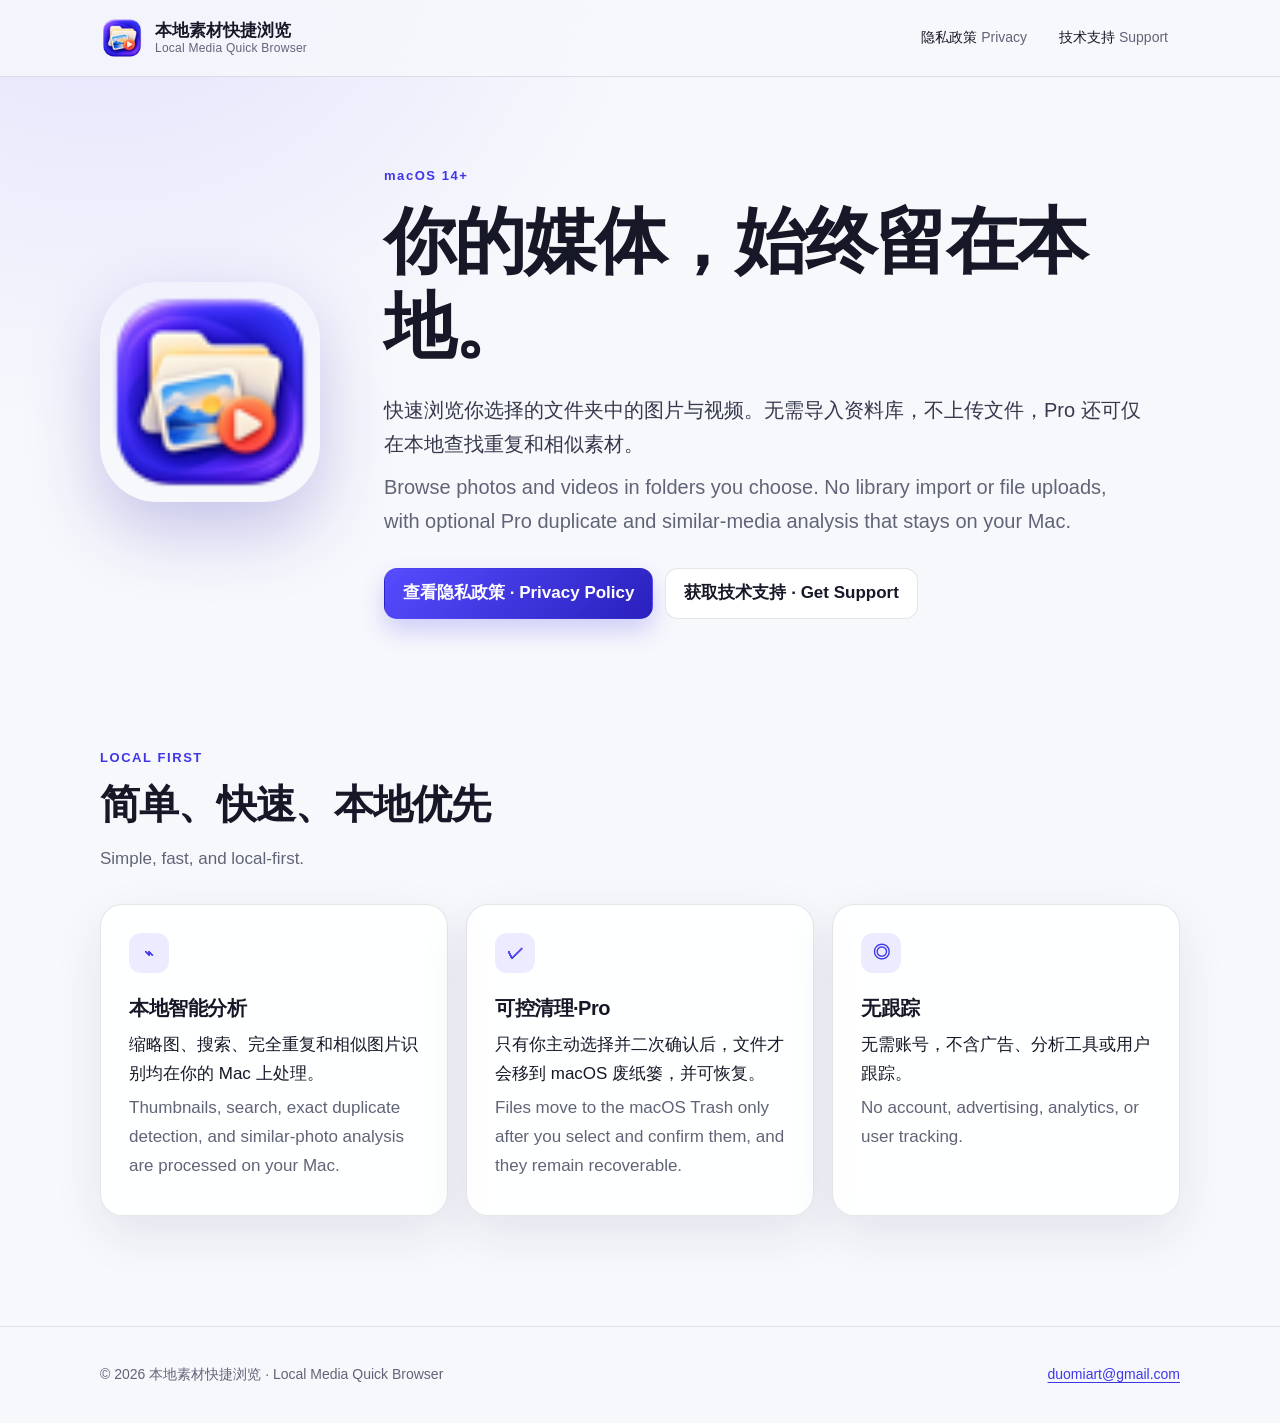
<file: index.html>
<!doctype html>
<html lang="zh-CN">
<head>
  <meta charset="utf-8">
  <meta name="viewport" content="width=device-width, initial-scale=1">
  <title>本地素材快捷浏览 · Local Media Quick Browser</title>
  <meta name="description" content="本地素材快捷浏览的隐私政策与技术支持。Privacy Policy and Support for Local Media Quick Browser.">
  <link rel="canonical" href="https://bitist.github.io/local-media-browser-site/">
  <link rel="icon" type="image/png" href="[data-uri]">
  <link rel="apple-touch-icon" href="[data-uri]">
  <link rel="stylesheet" href="assets/styles.css">
</head>
<body>
  <a class="skip-link" href="#main">跳到主要内容 · Skip to content</a>
  <header class="site-header">
    <div class="shell nav-wrap">
      <a class="brand" href="./" aria-label="本地素材快捷浏览首页">
        <span class="brand-mark" aria-hidden="true"></span>
        <span><strong>本地素材快捷浏览</strong><small>Local Media Quick Browser</small></span>
      </a>
      <nav aria-label="主要导航 · Main navigation">
        <a href="privacy/">隐私政策 <span>Privacy</span></a>
        <a href="support/">技术支持 <span>Support</span></a>
      </nav>
    </div>
  </header>

  <main id="main">
    <section class="hero shell">
      <span class="app-icon" role="img" aria-label="本地素材快捷浏览应用图标"></span>
      <div>
        <p class="eyebrow">macOS 14+</p>
        <h1>你的媒体，始终留在本地。</h1>
        <p class="lead">快速浏览你选择的文件夹中的图片与视频。无需导入资料库，不上传文件，Pro 还可仅在本地查找重复和相似素材。</p>
        <p class="lead en">Browse photos and videos in folders you choose. No library import or file uploads, with optional Pro duplicate and similar-media analysis that stays on your Mac.</p>
        <div class="actions">
          <a class="button primary" href="privacy/">查看隐私政策 · Privacy Policy</a>
          <a class="button secondary" href="support/">获取技术支持 · Get Support</a>
        </div>
      </div>
    </section>

    <section class="feature-section shell" aria-labelledby="features-title">
      <div class="section-heading">
        <p class="eyebrow">LOCAL FIRST</p>
        <h2 id="features-title">简单、快速、本地优先</h2>
        <p>Simple, fast, and local-first.</p>
      </div>
      <div class="card-grid">
        <article class="card">
          <div class="symbol" aria-hidden="true">⌁</div>
          <h3>本地智能分析</h3>
          <p>缩略图、搜索、完全重复和相似图片识别均在你的 Mac 上处理。</p>
          <p class="en">Thumbnails, search, exact duplicate detection, and similar-photo analysis are processed on your Mac.</p>
        </article>
        <article class="card">
          <div class="symbol" aria-hidden="true">✓</div>
          <h3>可控清理·Pro</h3>
          <p>只有你主动选择并二次确认后，文件才会移到 macOS 废纸篓，并可恢复。</p>
          <p class="en">Files move to the macOS Trash only after you select and confirm them, and they remain recoverable.</p>
        </article>
        <article class="card">
          <div class="symbol" aria-hidden="true">◎</div>
          <h3>无跟踪</h3>
          <p>无需账号，不含广告、分析工具或用户跟踪。</p>
          <p class="en">No account, advertising, analytics, or user tracking.</p>
        </article>
      </div>
    </section>
  </main>

  <footer>
    <div class="shell footer-wrap">
      <p>© 2026 本地素材快捷浏览 · Local Media Quick Browser</p>
      <p><a href="mailto:duomiart@gmail.com">duomiart@gmail.com</a></p>
    </div>
  </footer>
</body>
</html>
</file>
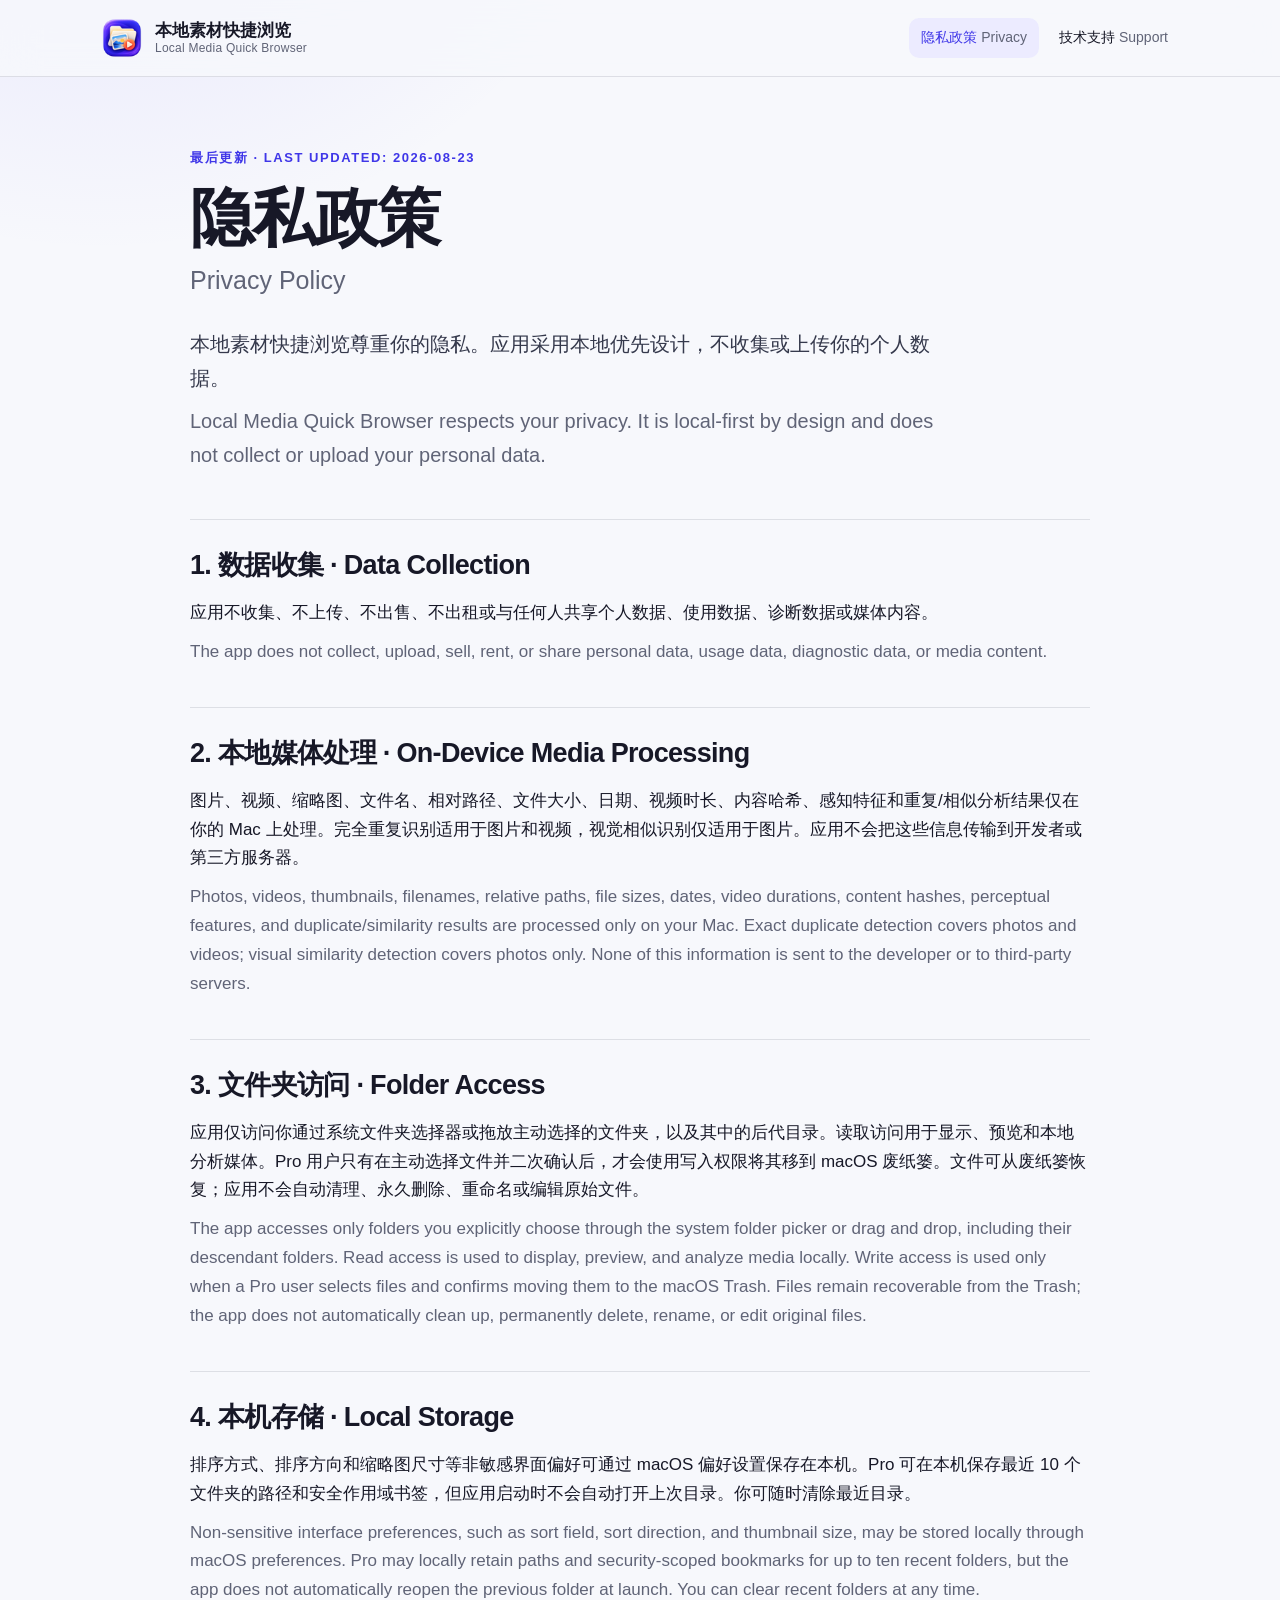
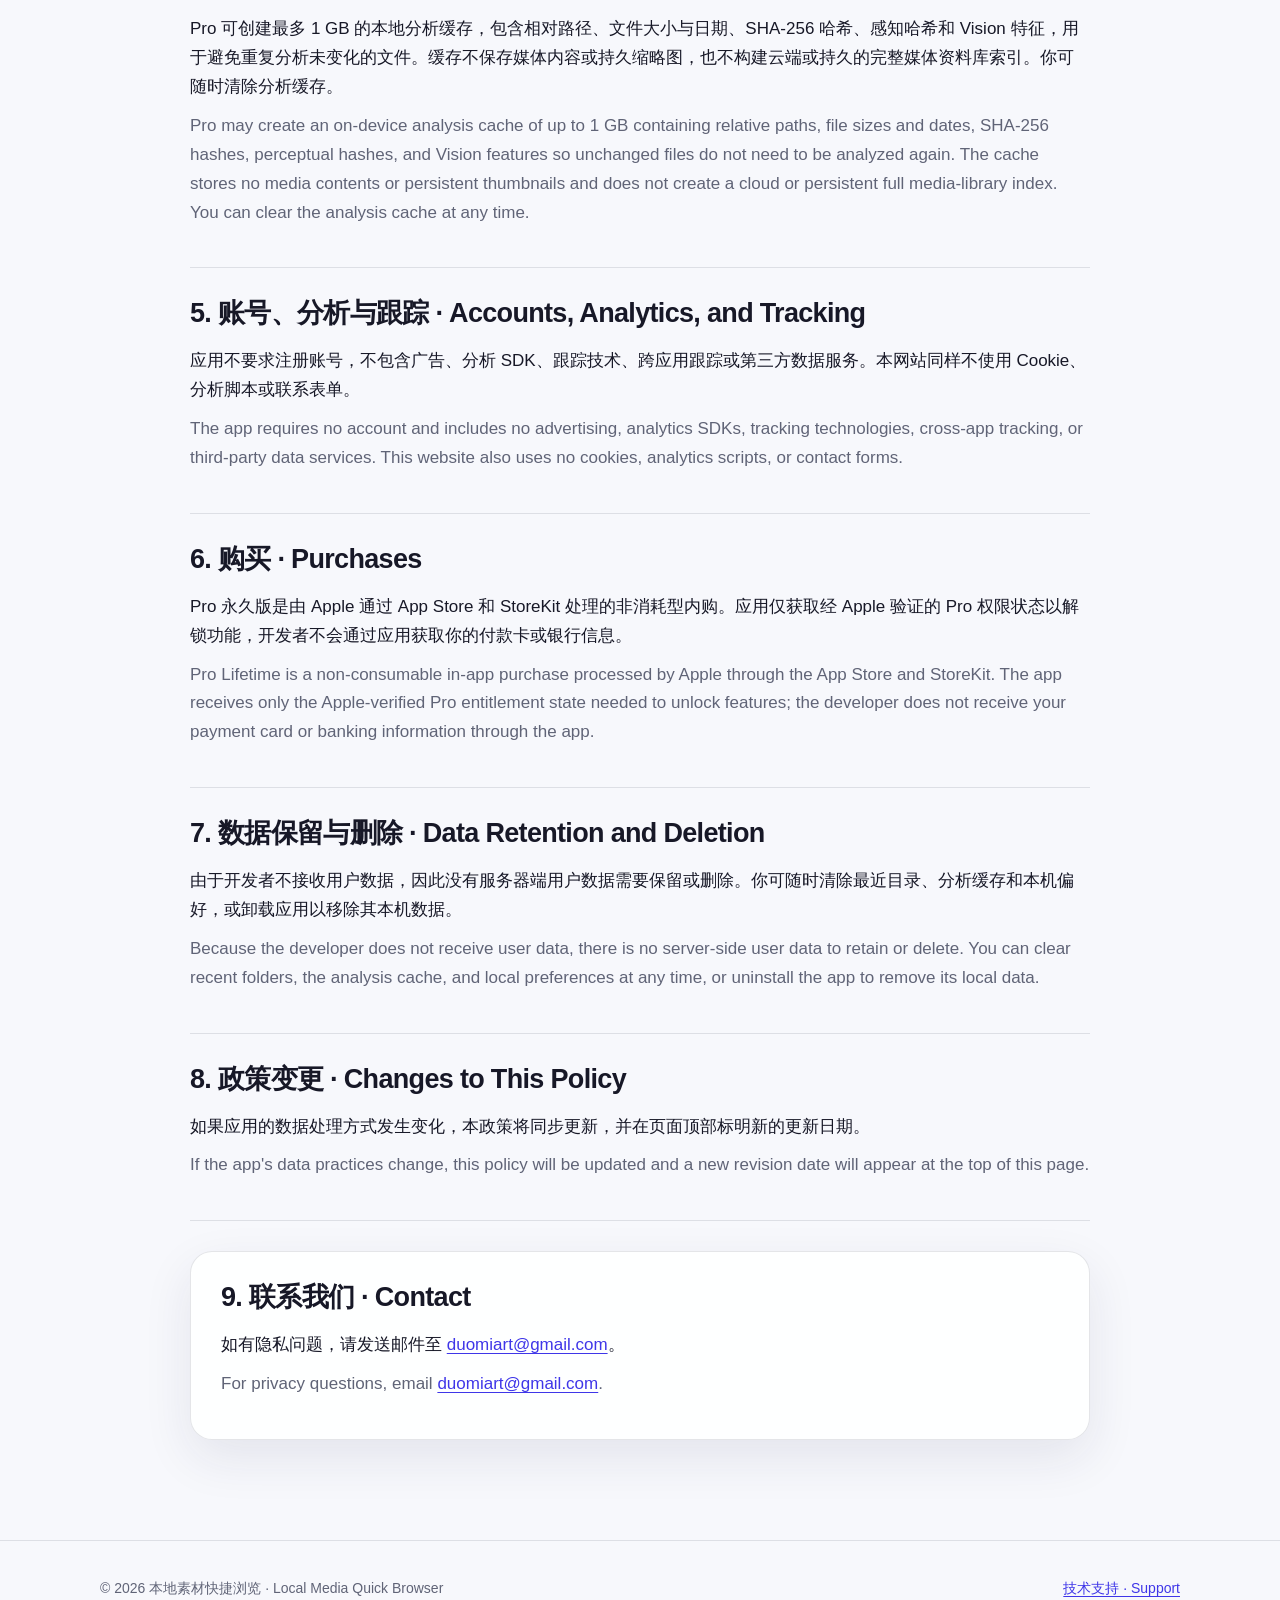
<file: privacy/index.html>
<!doctype html>
<html lang="zh-CN">
<head>
  <meta charset="utf-8">
  <meta name="viewport" content="width=device-width, initial-scale=1">
  <title>隐私政策 · Privacy Policy | 本地素材快捷浏览</title>
  <meta name="description" content="本地素材快捷浏览隐私政策：不收集或上传用户数据，媒体仅在本机处理。">
  <link rel="canonical" href="https://bitist.github.io/local-media-browser-site/privacy/">
  <link rel="icon" type="image/png" href="[data-uri]">
  <link rel="apple-touch-icon" href="[data-uri]">
  <link rel="stylesheet" href="../assets/styles.css">
</head>
<body>
  <a class="skip-link" href="#main">跳到主要内容 · Skip to content</a>
  <header class="site-header">
    <div class="shell nav-wrap">
      <a class="brand" href="../" aria-label="返回首页 · Back to home">
        <span class="brand-mark" aria-hidden="true"></span>
        <span><strong>本地素材快捷浏览</strong><small>Local Media Quick Browser</small></span>
      </a>
      <nav aria-label="主要导航 · Main navigation">
        <a aria-current="page" href="./">隐私政策 <span>Privacy</span></a>
        <a href="../support/">技术支持 <span>Support</span></a>
      </nav>
    </div>
  </header>

  <main id="main" class="document shell">
    <header class="document-title">
      <p class="eyebrow">最后更新 · LAST UPDATED: 2026-08-23</p>
      <h1>隐私政策</h1>
      <p class="subtitle">Privacy Policy</p>
      <p class="lead">本地素材快捷浏览尊重你的隐私。应用采用本地优先设计，不收集或上传你的个人数据。</p>
      <p class="lead en">Local Media Quick Browser respects your privacy. It is local-first by design and does not collect or upload your personal data.</p>
    </header>

    <article class="policy-block">
      <h2>1. 数据收集 · Data Collection</h2>
      <p>应用不收集、不上传、不出售、不出租或与任何人共享个人数据、使用数据、诊断数据或媒体内容。</p>
      <p class="en">The app does not collect, upload, sell, rent, or share personal data, usage data, diagnostic data, or media content.</p>
    </article>

    <article class="policy-block">
      <h2>2. 本地媒体处理 · On-Device Media Processing</h2>
      <p>图片、视频、缩略图、文件名、相对路径、文件大小、日期、视频时长、内容哈希、感知特征和重复/相似分析结果仅在你的 Mac 上处理。完全重复识别适用于图片和视频，视觉相似识别仅适用于图片。应用不会把这些信息传输到开发者或第三方服务器。</p>
      <p class="en">Photos, videos, thumbnails, filenames, relative paths, file sizes, dates, video durations, content hashes, perceptual features, and duplicate/similarity results are processed only on your Mac. Exact duplicate detection covers photos and videos; visual similarity detection covers photos only. None of this information is sent to the developer or to third-party servers.</p>
    </article>

    <article class="policy-block">
      <h2>3. 文件夹访问 · Folder Access</h2>
      <p>应用仅访问你通过系统文件夹选择器或拖放主动选择的文件夹，以及其中的后代目录。读取访问用于显示、预览和本地分析媒体。Pro 用户只有在主动选择文件并二次确认后，才会使用写入权限将其移到 macOS 废纸篓。文件可从废纸篓恢复；应用不会自动清理、永久删除、重命名或编辑原始文件。</p>
      <p class="en">The app accesses only folders you explicitly choose through the system folder picker or drag and drop, including their descendant folders. Read access is used to display, preview, and analyze media locally. Write access is used only when a Pro user selects files and confirms moving them to the macOS Trash. Files remain recoverable from the Trash; the app does not automatically clean up, permanently delete, rename, or edit original files.</p>
    </article>

    <article class="policy-block">
      <h2>4. 本机存储 · Local Storage</h2>
      <p>排序方式、排序方向和缩略图尺寸等非敏感界面偏好可通过 macOS 偏好设置保存在本机。Pro 可在本机保存最近 10 个文件夹的路径和安全作用域书签，但应用启动时不会自动打开上次目录。你可随时清除最近目录。</p>
      <p class="en">Non-sensitive interface preferences, such as sort field, sort direction, and thumbnail size, may be stored locally through macOS preferences. Pro may locally retain paths and security-scoped bookmarks for up to ten recent folders, but the app does not automatically reopen the previous folder at launch. You can clear recent folders at any time.</p>
      <p>Pro 可创建最多 1 GB 的本地分析缓存，包含相对路径、文件大小与日期、SHA-256 哈希、感知哈希和 Vision 特征，用于避免重复分析未变化的文件。缓存不保存媒体内容或持久缩略图，也不构建云端或持久的完整媒体资料库索引。你可随时清除分析缓存。</p>
      <p class="en">Pro may create an on-device analysis cache of up to 1 GB containing relative paths, file sizes and dates, SHA-256 hashes, perceptual hashes, and Vision features so unchanged files do not need to be analyzed again. The cache stores no media contents or persistent thumbnails and does not create a cloud or persistent full media-library index. You can clear the analysis cache at any time.</p>
    </article>

    <article class="policy-block">
      <h2>5. 账号、分析与跟踪 · Accounts, Analytics, and Tracking</h2>
      <p>应用不要求注册账号，不包含广告、分析 SDK、跟踪技术、跨应用跟踪或第三方数据服务。本网站同样不使用 Cookie、分析脚本或联系表单。</p>
      <p class="en">The app requires no account and includes no advertising, analytics SDKs, tracking technologies, cross-app tracking, or third-party data services. This website also uses no cookies, analytics scripts, or contact forms.</p>
    </article>

    <article class="policy-block">
      <h2>6. 购买 · Purchases</h2>
      <p>Pro 永久版是由 Apple 通过 App Store 和 StoreKit 处理的非消耗型内购。应用仅获取经 Apple 验证的 Pro 权限状态以解锁功能，开发者不会通过应用获取你的付款卡或银行信息。</p>
      <p class="en">Pro Lifetime is a non-consumable in-app purchase processed by Apple through the App Store and StoreKit. The app receives only the Apple-verified Pro entitlement state needed to unlock features; the developer does not receive your payment card or banking information through the app.</p>
    </article>

    <article class="policy-block">
      <h2>7. 数据保留与删除 · Data Retention and Deletion</h2>
      <p>由于开发者不接收用户数据，因此没有服务器端用户数据需要保留或删除。你可随时清除最近目录、分析缓存和本机偏好，或卸载应用以移除其本机数据。</p>
      <p class="en">Because the developer does not receive user data, there is no server-side user data to retain or delete. You can clear recent folders, the analysis cache, and local preferences at any time, or uninstall the app to remove its local data.</p>
    </article>

    <article class="policy-block">
      <h2>8. 政策变更 · Changes to This Policy</h2>
      <p>如果应用的数据处理方式发生变化，本政策将同步更新，并在页面顶部标明新的更新日期。</p>
      <p class="en">If the app's data practices change, this policy will be updated and a new revision date will appear at the top of this page.</p>
    </article>

    <article class="policy-block contact-card">
      <h2>9. 联系我们 · Contact</h2>
      <p>如有隐私问题，请发送邮件至 <a href="mailto:duomiart@gmail.com">duomiart@gmail.com</a>。</p>
      <p class="en">For privacy questions, email <a href="mailto:duomiart@gmail.com">duomiart@gmail.com</a>.</p>
    </article>
  </main>

  <footer>
    <div class="shell footer-wrap">
      <p>© 2026 本地素材快捷浏览 · Local Media Quick Browser</p>
      <p><a href="../support/">技术支持 · Support</a></p>
    </div>
  </footer>
</body>
</html>
</file>
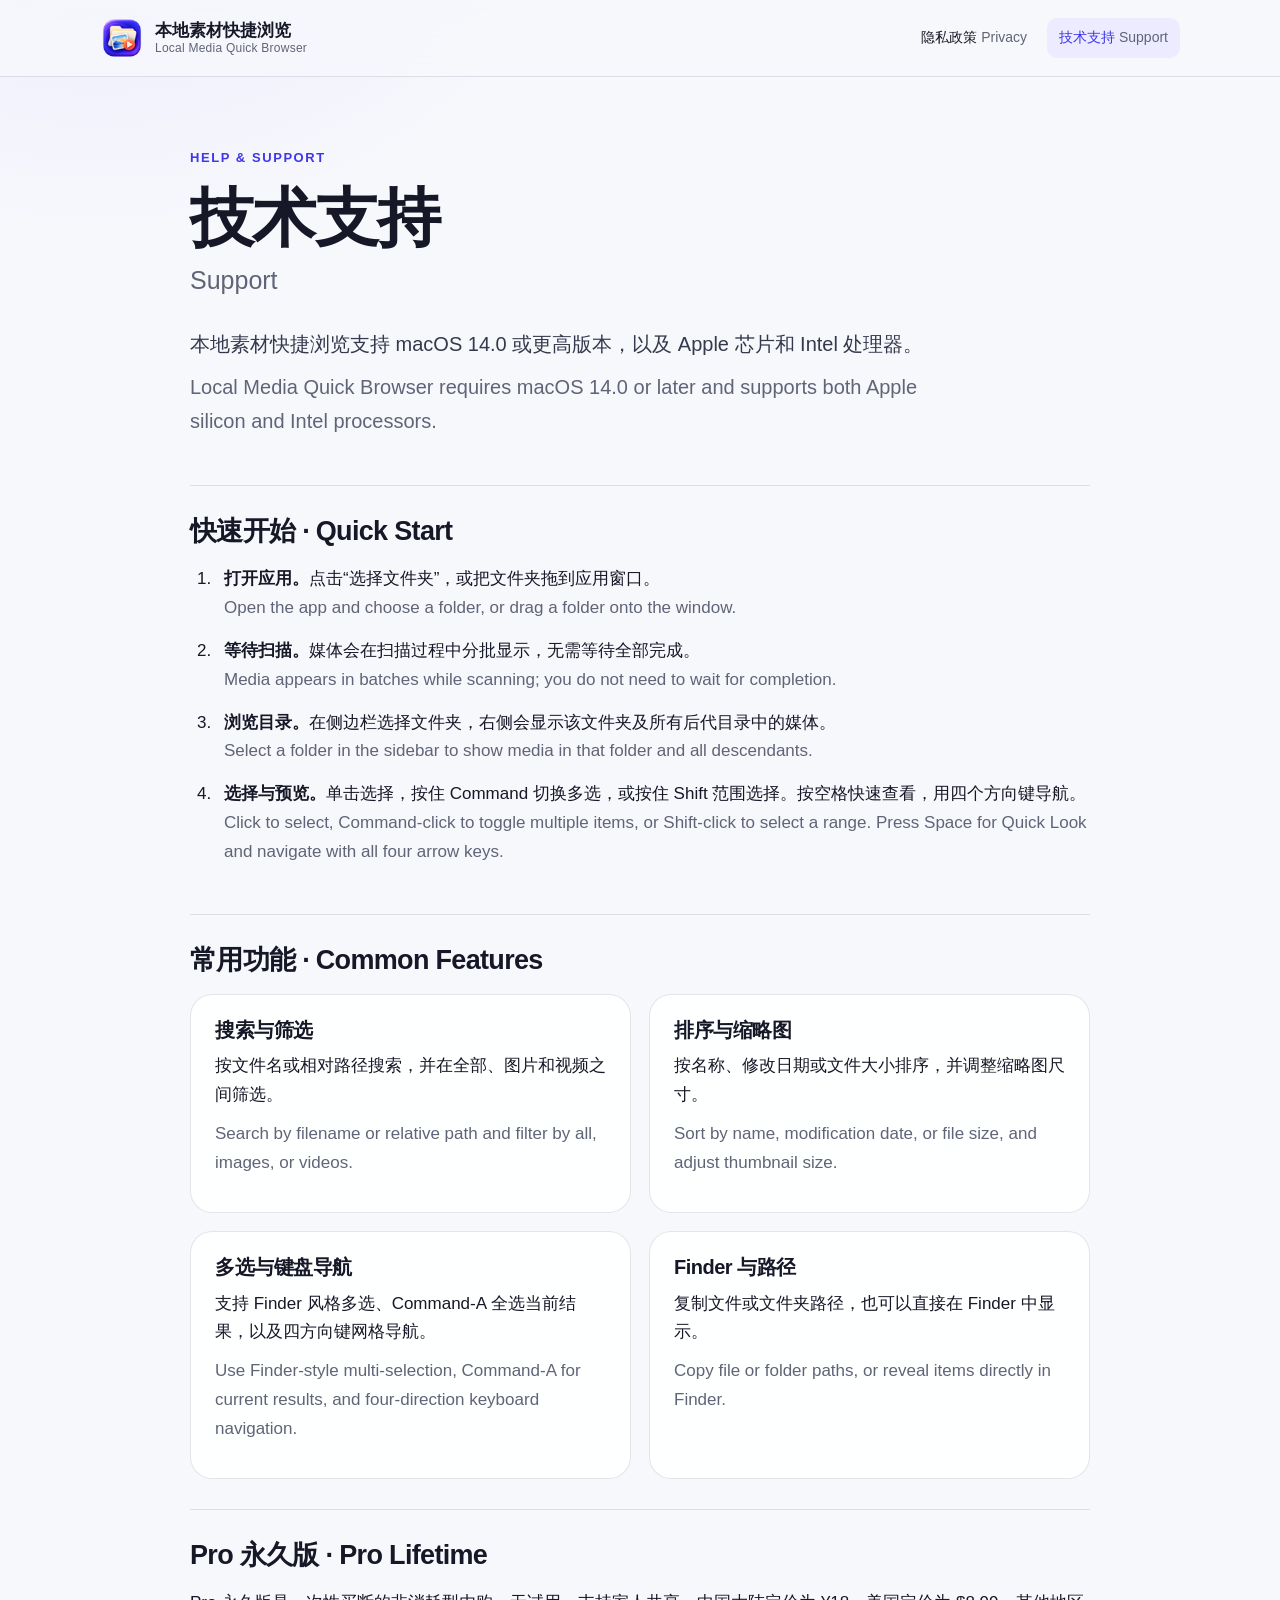
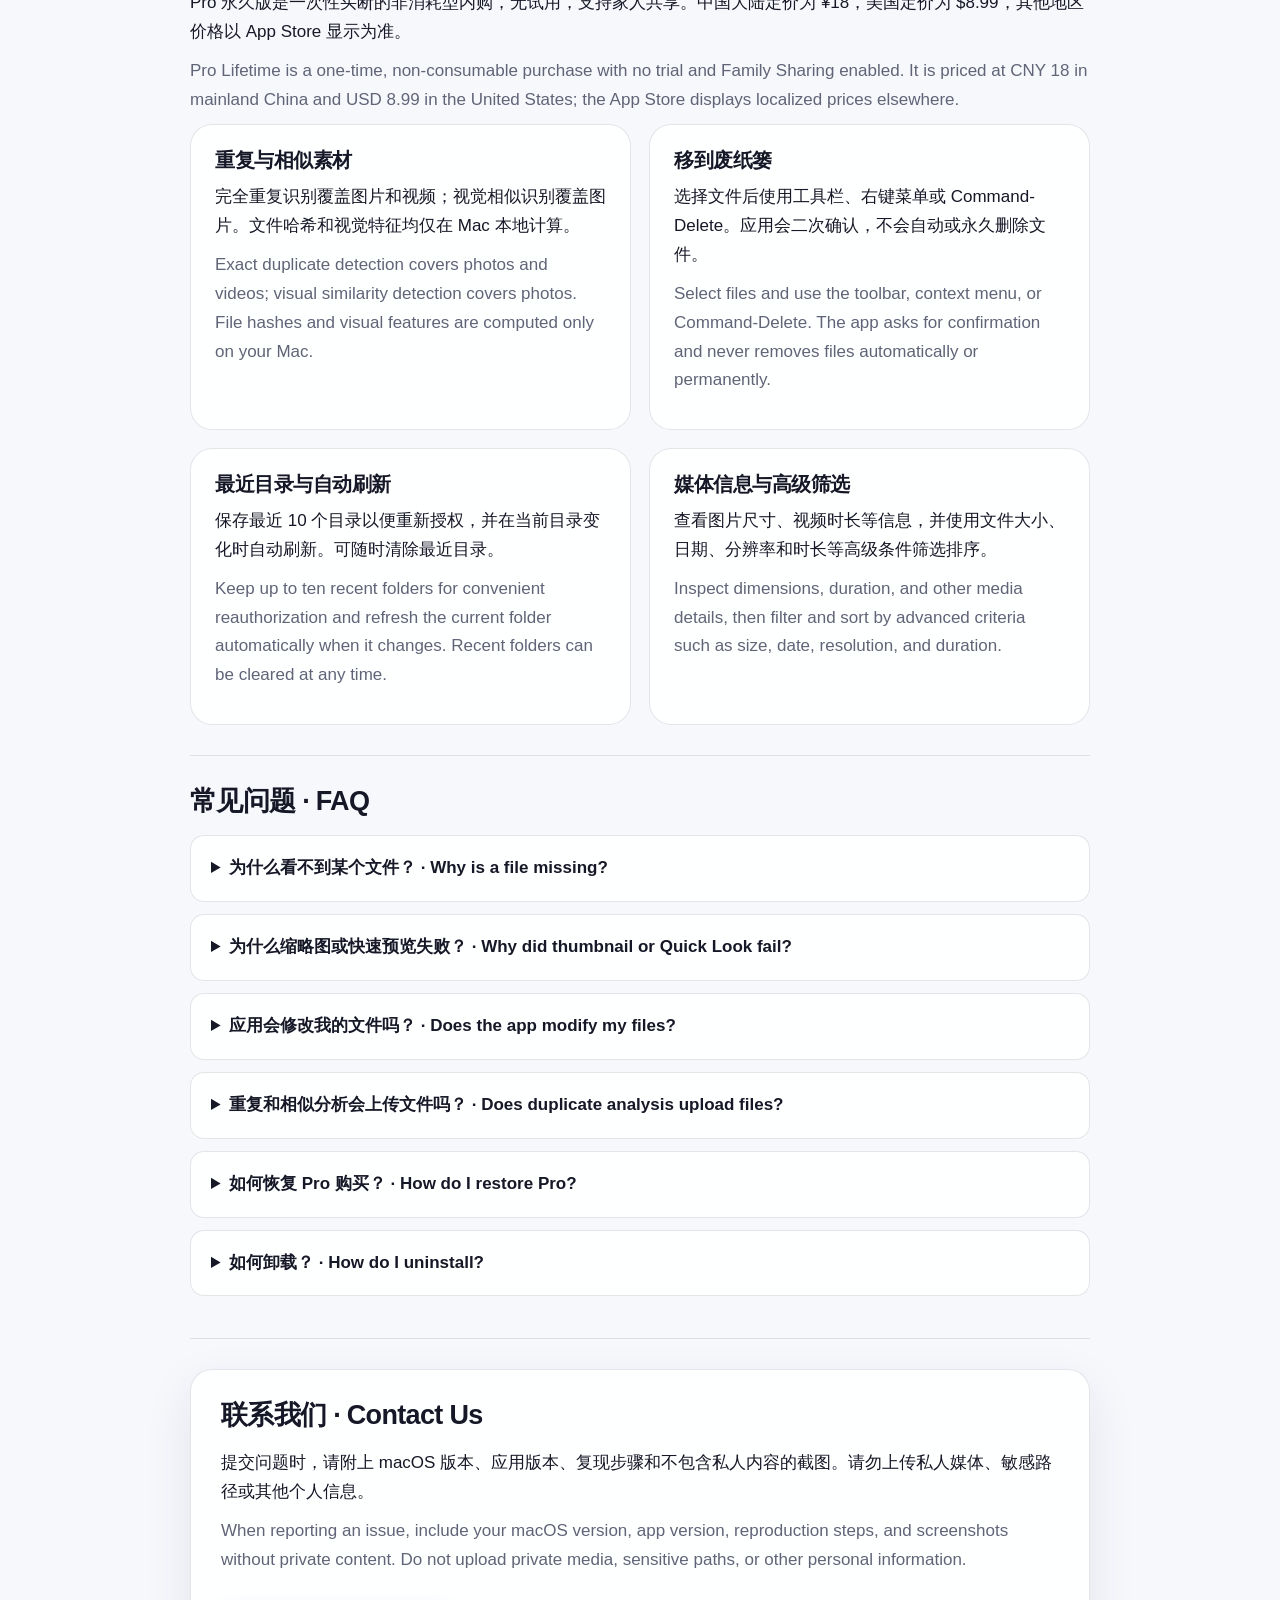
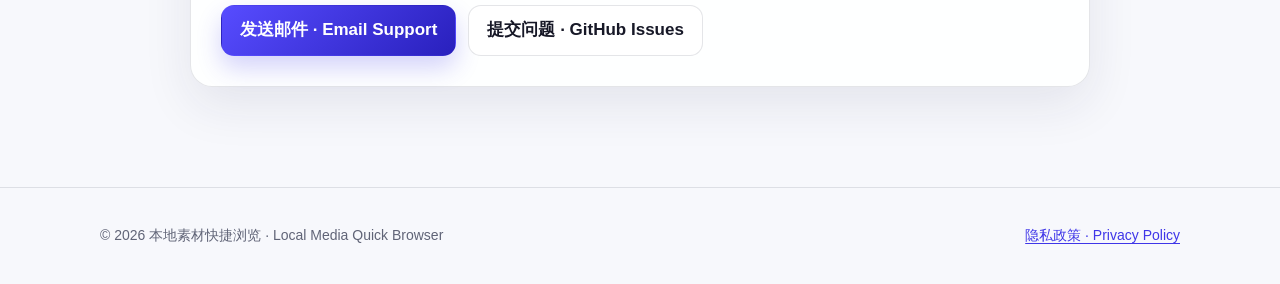
<file: support/index.html>
<!doctype html>
<html lang="zh-CN">
<head>
  <meta charset="utf-8">
  <meta name="viewport" content="width=device-width, initial-scale=1">
  <title>技术支持 · Support | 本地素材快捷浏览</title>
  <meta name="description" content="本地素材快捷浏览安装、使用说明、常见问题与联系方式。">
  <link rel="canonical" href="https://bitist.github.io/local-media-browser-site/support/">
  <link rel="icon" type="image/png" href="[data-uri]">
  <link rel="apple-touch-icon" href="[data-uri]">
  <link rel="stylesheet" href="../assets/styles.css">
</head>
<body>
  <a class="skip-link" href="#main">跳到主要内容 · Skip to content</a>
  <header class="site-header">
    <div class="shell nav-wrap">
      <a class="brand" href="../" aria-label="返回首页 · Back to home">
        <span class="brand-mark" aria-hidden="true"></span>
        <span><strong>本地素材快捷浏览</strong><small>Local Media Quick Browser</small></span>
      </a>
      <nav aria-label="主要导航 · Main navigation">
        <a href="../privacy/">隐私政策 <span>Privacy</span></a>
        <a aria-current="page" href="./">技术支持 <span>Support</span></a>
      </nav>
    </div>
  </header>

  <main id="main" class="document shell">
    <header class="document-title">
      <p class="eyebrow">HELP &amp; SUPPORT</p>
      <h1>技术支持</h1>
      <p class="subtitle">Support</p>
      <p class="lead">本地素材快捷浏览支持 macOS 14.0 或更高版本，以及 Apple 芯片和 Intel 处理器。</p>
      <p class="lead en">Local Media Quick Browser requires macOS 14.0 or later and supports both Apple silicon and Intel processors.</p>
    </header>

    <section class="support-section" aria-labelledby="quick-start">
      <h2 id="quick-start">快速开始 · Quick Start</h2>
      <ol class="steps">
        <li><strong>打开应用。</strong>点击“选择文件夹”，或把文件夹拖到应用窗口。<span>Open the app and choose a folder, or drag a folder onto the window.</span></li>
        <li><strong>等待扫描。</strong>媒体会在扫描过程中分批显示，无需等待全部完成。<span>Media appears in batches while scanning; you do not need to wait for completion.</span></li>
        <li><strong>浏览目录。</strong>在侧边栏选择文件夹，右侧会显示该文件夹及所有后代目录中的媒体。<span>Select a folder in the sidebar to show media in that folder and all descendants.</span></li>
        <li><strong>选择与预览。</strong>单击选择，按住 Command 切换多选，或按住 Shift 范围选择。按空格快速查看，用四个方向键导航。<span>Click to select, Command-click to toggle multiple items, or Shift-click to select a range. Press Space for Quick Look and navigate with all four arrow keys.</span></li>
      </ol>
    </section>

    <section class="support-section" aria-labelledby="features">
      <h2 id="features">常用功能 · Common Features</h2>
      <div class="card-grid two-columns">
        <article class="card compact"><h3>搜索与筛选</h3><p>按文件名或相对路径搜索，并在全部、图片和视频之间筛选。</p><p class="en">Search by filename or relative path and filter by all, images, or videos.</p></article>
        <article class="card compact"><h3>排序与缩略图</h3><p>按名称、修改日期或文件大小排序，并调整缩略图尺寸。</p><p class="en">Sort by name, modification date, or file size, and adjust thumbnail size.</p></article>
        <article class="card compact"><h3>多选与键盘导航</h3><p>支持 Finder 风格多选、Command-A 全选当前结果，以及四方向键网格导航。</p><p class="en">Use Finder-style multi-selection, Command-A for current results, and four-direction keyboard navigation.</p></article>
        <article class="card compact"><h3>Finder 与路径</h3><p>复制文件或文件夹路径，也可以直接在 Finder 中显示。</p><p class="en">Copy file or folder paths, or reveal items directly in Finder.</p></article>
      </div>
    </section>

    <section class="support-section" aria-labelledby="pro-features">
      <h2 id="pro-features">Pro 永久版 · Pro Lifetime</h2>
      <p>Pro 永久版是一次性买断的非消耗型内购，无试用，支持家人共享。中国大陆定价为 ¥18，美国定价为 $8.99，其他地区价格以 App Store 显示为准。</p>
      <p class="en">Pro Lifetime is a one-time, non-consumable purchase with no trial and Family Sharing enabled. It is priced at CNY 18 in mainland China and USD 8.99 in the United States; the App Store displays localized prices elsewhere.</p>
      <div class="card-grid two-columns">
        <article class="card compact"><h3>重复与相似素材</h3><p>完全重复识别覆盖图片和视频；视觉相似识别覆盖图片。文件哈希和视觉特征均仅在 Mac 本地计算。</p><p class="en">Exact duplicate detection covers photos and videos; visual similarity detection covers photos. File hashes and visual features are computed only on your Mac.</p></article>
        <article class="card compact"><h3>移到废纸篓</h3><p>选择文件后使用工具栏、右键菜单或 Command-Delete。应用会二次确认，不会自动或永久删除文件。</p><p class="en">Select files and use the toolbar, context menu, or Command-Delete. The app asks for confirmation and never removes files automatically or permanently.</p></article>
        <article class="card compact"><h3>最近目录与自动刷新</h3><p>保存最近 10 个目录以便重新授权，并在当前目录变化时自动刷新。可随时清除最近目录。</p><p class="en">Keep up to ten recent folders for convenient reauthorization and refresh the current folder automatically when it changes. Recent folders can be cleared at any time.</p></article>
        <article class="card compact"><h3>媒体信息与高级筛选</h3><p>查看图片尺寸、视频时长等信息，并使用文件大小、日期、分辨率和时长等高级条件筛选排序。</p><p class="en">Inspect dimensions, duration, and other media details, then filter and sort by advanced criteria such as size, date, resolution, and duration.</p></article>
      </div>
    </section>

    <section class="support-section" aria-labelledby="faq">
      <h2 id="faq">常见问题 · FAQ</h2>
      <details><summary>为什么看不到某个文件？ · Why is a file missing?</summary><p>应用只显示 macOS 能识别为图片或视频的普通文件，并跳过隐藏项目、应用包内容和无权访问的目录。确认格式受系统支持后再点击刷新。</p><p class="en">The app shows regular files macOS recognizes as images or videos and skips hidden items, app package contents, and inaccessible folders. Confirm the format is supported, then rescan.</p></details>
      <details><summary>为什么缩略图或快速预览失败？ · Why did thumbnail or Quick Look fail?</summary><p>文件可能已移动、损坏、权限发生变化，或者系统不支持解码该格式。请先在 Finder 中确认文件仍可打开。</p><p class="en">The file may have moved, become damaged, lost permission, or use a format the system cannot decode. Confirm that Finder can still open it.</p></details>
      <details><summary>应用会修改我的文件吗？ · Does the app modify my files?</summary><p>浏览和分析不会修改文件。只有 Pro 用户主动选择文件、执行“移到废纸篓”并二次确认后，文件才会移入 macOS 废纸篓。可以从废纸篓恢复；应用不会永久删除、重命名或编辑文件。</p><p class="en">Browsing and analysis do not modify files. A file moves to the macOS Trash only after a Pro user selects it, invokes Move to Trash, and confirms. It remains recoverable; the app does not permanently delete, rename, or edit files.</p></details>
      <details><summary>重复和相似分析会上传文件吗？ · Does duplicate analysis upload files?</summary><p>不会。图片、视频、哈希、视觉特征和分析结果仅在 Mac 本地处理。分析缓存最多 1 GB，可在应用中清除。</p><p class="en">No. Photos, videos, hashes, visual features, and results are processed only on your Mac. The analysis cache is limited to 1 GB and can be cleared in the app.</p></details>
      <details><summary>如何恢复 Pro 购买？ · How do I restore Pro?</summary><p>打开 Pro 页面并点击“恢复购买”，然后按照 App Store 提示使用原购买 Apple 账号完成。</p><p class="en">Open the Pro screen, choose Restore Purchases, and follow the App Store prompts using the Apple Account that owns the purchase.</p></details>
      <details><summary>如何卸载？ · How do I uninstall?</summary><p>退出应用后，将“本地素材快捷浏览”从“应用程序”文件夹移到废纸篓即可。</p><p class="en">Quit the app, then move Local Media Quick Browser from Applications to the Trash.</p></details>
    </section>

    <section class="support-section contact-card" aria-labelledby="contact">
      <h2 id="contact">联系我们 · Contact Us</h2>
      <p>提交问题时，请附上 macOS 版本、应用版本、复现步骤和不包含私人内容的截图。请勿上传私人媒体、敏感路径或其他个人信息。</p>
      <p class="en">When reporting an issue, include your macOS version, app version, reproduction steps, and screenshots without private content. Do not upload private media, sensitive paths, or other personal information.</p>
      <div class="actions">
        <a class="button primary" href="mailto:duomiart@gmail.com">发送邮件 · Email Support</a>
        <a class="button secondary" href="https://github.com/bitist/local-media-browser-site/issues/new/choose">提交问题 · GitHub Issues</a>
      </div>
    </section>
  </main>

  <footer>
    <div class="shell footer-wrap">
      <p>© 2026 本地素材快捷浏览 · Local Media Quick Browser</p>
      <p><a href="../privacy/">隐私政策 · Privacy Policy</a></p>
    </div>
  </footer>
</body>
</html>
</file>
<file: assets/styles.css>
:root {
  color-scheme: light dark;
  --bg: #f7f8fc;
  --surface: rgba(255, 255, 255, 0.88);
  --surface-solid: #ffffff;
  --text: #171827;
  --muted: #606477;
  --line: rgba(39, 42, 68, 0.12);
  --blue: #3f36e8;
  --blue-dark: #2920bd;
  --soft-blue: #ecebff;
  --shadow: 0 18px 50px rgba(31, 35, 73, 0.09);
  --radius: 22px;
  --app-icon-image: url("[data-uri]");
}

* { box-sizing: border-box; }
html { scroll-behavior: smooth; }
body {
  margin: 0;
  color: var(--text);
  background:
    radial-gradient(circle at 8% -10%, rgba(104, 91, 255, 0.16), transparent 36rem),
    var(--bg);
  font-family: -apple-system, BlinkMacSystemFont, "SF Pro Text", "PingFang SC", "Helvetica Neue", sans-serif;
  font-size: 17px;
  line-height: 1.7;
}

a { color: var(--blue); text-decoration-thickness: 1px; text-underline-offset: 3px; }
a:hover { color: var(--blue-dark); }
.shell { width: min(1080px, calc(100% - 40px)); margin-inline: auto; }
.skip-link { position: fixed; z-index: 100; top: 8px; left: 8px; transform: translateY(-160%); padding: 10px 14px; color: white; background: var(--blue); border-radius: 10px; }
.skip-link:focus { transform: translateY(0); }

.site-header {
  position: sticky;
  z-index: 20;
  top: 0;
  background: rgba(247, 248, 252, 0.82);
  border-bottom: 1px solid var(--line);
  backdrop-filter: blur(18px) saturate(150%);
}
.nav-wrap { min-height: 76px; display: flex; align-items: center; justify-content: space-between; gap: 24px; }
.brand { display: inline-flex; align-items: center; gap: 11px; color: var(--text); text-decoration: none; }
.brand-mark { display: block; width: 44px; height: 44px; background: var(--app-icon-image) center / contain no-repeat; }
.brand span { display: grid; line-height: 1.25; }
.brand small { color: var(--muted); font-size: 12px; letter-spacing: .02em; }
nav { display: flex; gap: 8px; }
nav a { padding: 8px 12px; border-radius: 10px; color: var(--text); font-size: 14px; text-decoration: none; }
nav a span { color: var(--muted); }
nav a:hover, nav a[aria-current="page"] { color: var(--blue); background: var(--soft-blue); }

.hero { min-height: 620px; display: grid; grid-template-columns: 220px 1fr; align-items: center; gap: 64px; padding-block: 88px; }
.app-icon { display: block; width: 100%; aspect-ratio: 1; background: var(--app-icon-image) center / contain no-repeat; border-radius: 26%; box-shadow: 0 28px 70px rgba(49, 37, 180, .25); }
.eyebrow { margin: 0 0 12px; color: var(--blue); font-size: 13px; font-weight: 750; letter-spacing: .12em; }
h1, h2, h3 { margin-top: 0; line-height: 1.18; letter-spacing: -.025em; }
h1 { max-width: 760px; margin-bottom: 24px; font-size: clamp(42px, 7vw, 72px); }
h2 { font-size: clamp(28px, 4vw, 40px); }
h3 { margin-bottom: 10px; font-size: 20px; }
.lead { max-width: 760px; margin: 0 0 9px; color: #35394c; font-size: 20px; }
.en { color: var(--muted); }
.actions { display: flex; flex-wrap: wrap; gap: 12px; margin-top: 30px; }
.button { display: inline-flex; align-items: center; justify-content: center; min-height: 48px; padding: 10px 18px; border: 1px solid transparent; border-radius: 13px; font-weight: 650; text-decoration: none; }
.button.primary { color: white; background: linear-gradient(135deg, #574cff, var(--blue-dark)); box-shadow: 0 12px 25px rgba(63, 54, 232, .22); }
.button.primary:hover { color: white; filter: brightness(.95); }
.button.secondary { color: var(--text); background: var(--surface-solid); border-color: var(--line); }

.feature-section { padding-block: 40px 110px; }
.section-heading { margin-bottom: 30px; }
.section-heading h2 { margin-bottom: 8px; }
.section-heading > p:last-child { color: var(--muted); }
.card-grid { display: grid; grid-template-columns: repeat(3, 1fr); gap: 18px; }
.card { padding: 28px; background: var(--surface); border: 1px solid var(--line); border-radius: var(--radius); box-shadow: var(--shadow); }
.card p { margin: 0 0 6px; }
.card.compact { padding: 24px; box-shadow: none; }
.symbol { display: grid; place-items: center; width: 40px; height: 40px; margin-bottom: 24px; color: var(--blue); background: var(--soft-blue); border-radius: 12px; font-weight: 800; }
.two-columns { grid-template-columns: repeat(2, 1fr); }

.document { max-width: 900px; padding-block: 70px 100px; }
.document-title { padding-bottom: 38px; border-bottom: 1px solid var(--line); }
.document-title h1 { margin-bottom: 0; font-size: clamp(42px, 7vw, 64px); }
.document-title .subtitle { margin: 2px 0 26px; color: var(--muted); font-size: 25px; }
.policy-block, .support-section { padding-block: 30px; border-bottom: 1px solid var(--line); }
.policy-block h2, .support-section h2 { margin-bottom: 17px; font-size: 27px; }
.policy-block p, .support-section p { margin: 0 0 10px; }
.contact-card { margin-top: 30px; padding: 30px; background: var(--surface); border: 1px solid var(--line); border-radius: var(--radius); box-shadow: var(--shadow); }
.steps { display: grid; gap: 14px; padding-left: 26px; }
.steps li { padding-left: 8px; }
.steps li span { display: block; color: var(--muted); }
details { margin-bottom: 12px; padding: 18px 20px; background: var(--surface); border: 1px solid var(--line); border-radius: 14px; }
details summary { cursor: pointer; font-weight: 700; }
details[open] summary { margin-bottom: 13px; }

footer { border-top: 1px solid var(--line); }
.footer-wrap { min-height: 96px; display: flex; align-items: center; justify-content: space-between; gap: 20px; color: var(--muted); font-size: 14px; }

@media (prefers-color-scheme: dark) {
  :root { --bg: #10111b; --surface: rgba(27, 29, 44, .9); --surface-solid: #1b1d2c; --text: #f4f4f8; --muted: #a9adbe; --line: rgba(230, 232, 255, .13); --soft-blue: #2b285b; --blue: #9a93ff; --blue-dark: #8279ff; --shadow: 0 20px 60px rgba(0, 0, 0, .25); }
  body { background: radial-gradient(circle at 8% -10%, rgba(92, 74, 255, .18), transparent 36rem), var(--bg); }
  .site-header { background: rgba(16, 17, 27, .82); }
  .lead { color: #d5d7e1; }
  .button.primary { background: linear-gradient(135deg, #6d63ff, #493cdf); }
}

@media (max-width: 760px) {
  body { font-size: 16px; }
  .shell { width: min(100% - 28px, 1080px); }
  .nav-wrap { align-items: flex-start; flex-direction: column; gap: 12px; padding-block: 14px; }
  nav { width: 100%; }
  nav a { flex: 1; padding-inline: 8px; text-align: center; }
  .hero { grid-template-columns: 1fr; gap: 36px; min-height: 0; padding-block: 58px 72px; }
  .app-icon { width: 122px; }
  h1 { font-size: 43px; }
  .lead { font-size: 18px; }
  .card-grid, .two-columns { grid-template-columns: 1fr; }
  .feature-section { padding-bottom: 70px; }
  .document { padding-block: 50px 70px; }
  .document-title h1 { font-size: 44px; }
  .footer-wrap { align-items: flex-start; flex-direction: column; padding-block: 25px; }
  .footer-wrap p { margin: 0; }
}

@media (prefers-reduced-motion: reduce) { html { scroll-behavior: auto; } }
</file>
